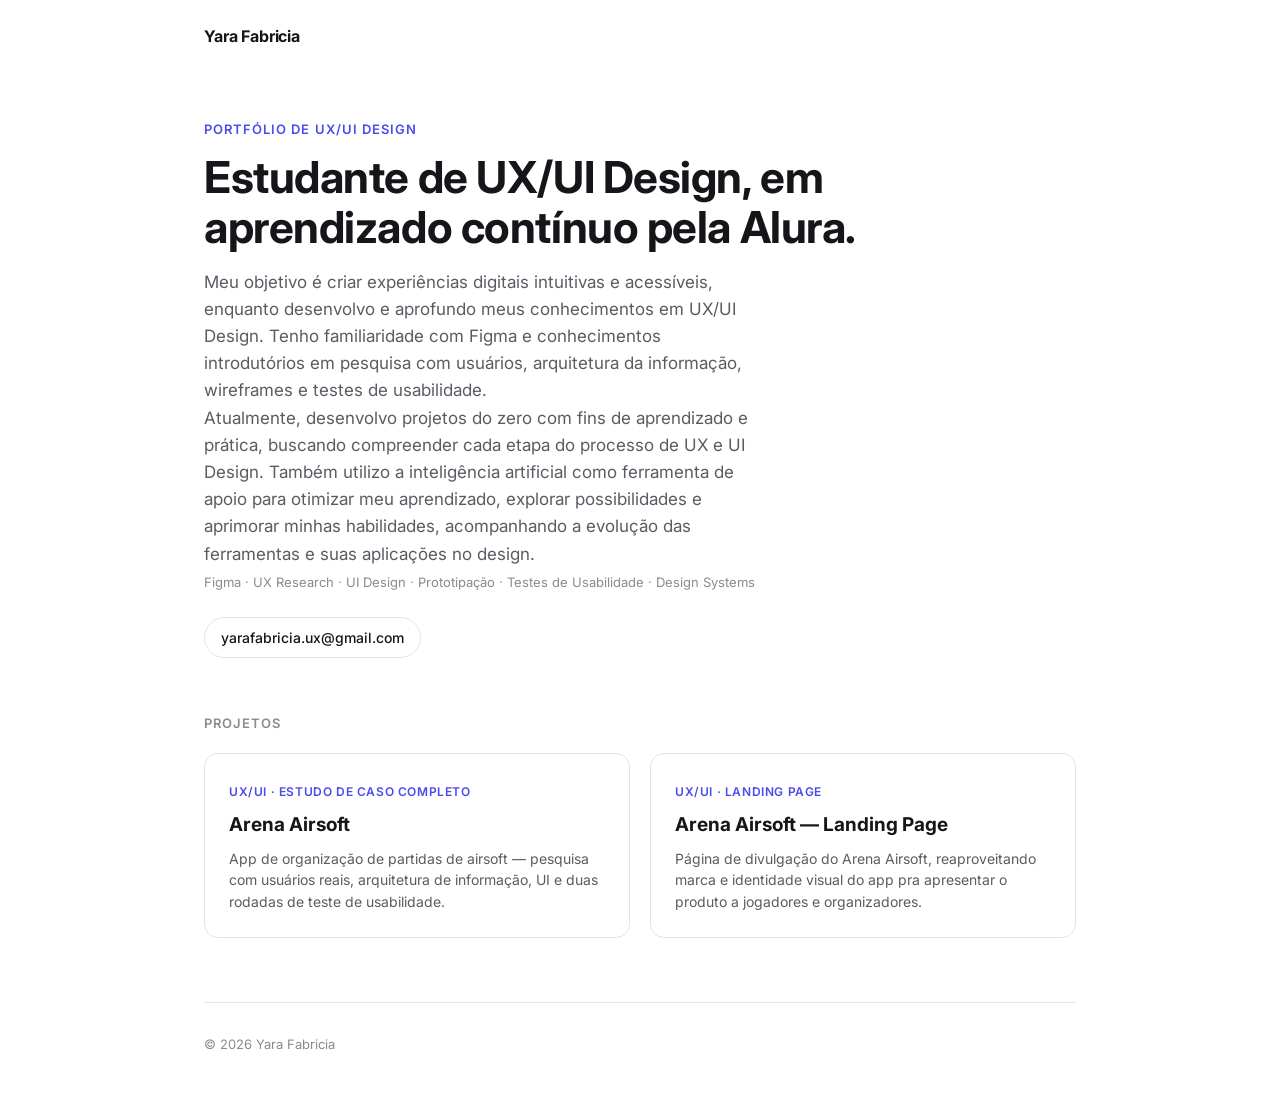
<file: index.html>
<!doctype html>
<html lang="pt-BR">
<head>
<meta charset="utf-8">
<meta name="viewport" content="width=device-width, initial-scale=1">
<title>Yara Fabricia — UX/UI Design</title>
<meta name="description" content="Portfólio de UX/UI design de Yara Fabricia.">
<link rel="preconnect" href="https://fonts.googleapis.com">
<link href="https://fonts.googleapis.com/css2?family=Inter:wght@400;500;600;700&display=swap" rel="stylesheet">
<link rel="stylesheet" href="styles.css">
</head>
<body>

<div class="wrap">
  <div class="nav">
    <div class="brand">Yara Fabricia</div>
  </div>

  <div class="hero">
    <div class="eyebrow">Portfólio de UX/UI design</div>
    <h1>Estudante de UX/UI Design, em aprendizado contínuo pela Alura.</h1>
    <p>Meu objetivo é criar experiências digitais intuitivas e acessíveis, enquanto desenvolvo e aprofundo meus conhecimentos em UX/UI Design. Tenho familiaridade com Figma e conhecimentos introdutórios em pesquisa com usuários, arquitetura da informação, wireframes e testes de usabilidade.</p>
    <p>Atualmente, desenvolvo projetos do zero com fins de aprendizado e prática, buscando compreender cada etapa do processo de UX e UI Design. Também utilizo a inteligência artificial como ferramenta de apoio para otimizar meu aprendizado, explorar possibilidades e aprimorar minhas habilidades, acompanhando a evolução das ferramentas e suas aplicações no design.</p>
    <p style="font-size:13px; color:var(--text-faint); margin-top:4px">Figma · UX Research · UI Design · Prototipação · Testes de Usabilidade · Design Systems</p>

    <div class="contact-links">
      <a href="mailto:yarafabricia.ux@gmail.com">yarafabricia.ux@gmail.com</a>
    </div>
  </div>

  <div class="section-label">Projetos</div>
  <div class="projects">
    <a class="project-card" href="cases/arena-airsoft.html">
      <div class="tag">UX/UI · estudo de caso completo</div>
      <h3>Arena Airsoft</h3>
      <p>App de organização de partidas de airsoft — pesquisa com usuários reais, arquitetura de informação, UI e duas rodadas de teste de usabilidade.</p>
    </a>
    <a class="project-card" href="https://arena-airsoft-landing.vercel.app/" target="_blank" rel="noopener">
      <div class="tag">UX/UI · landing page</div>
      <h3>Arena Airsoft — Landing Page</h3>
      <p>Página de divulgação do Arena Airsoft, reaproveitando marca e identidade visual do app pra apresentar o produto a jogadores e organizadores.</p>
    </a>
  </div>

  <footer>
    &copy; 2026 Yara Fabricia
  </footer>
</div>

</body>
</html>
</file>
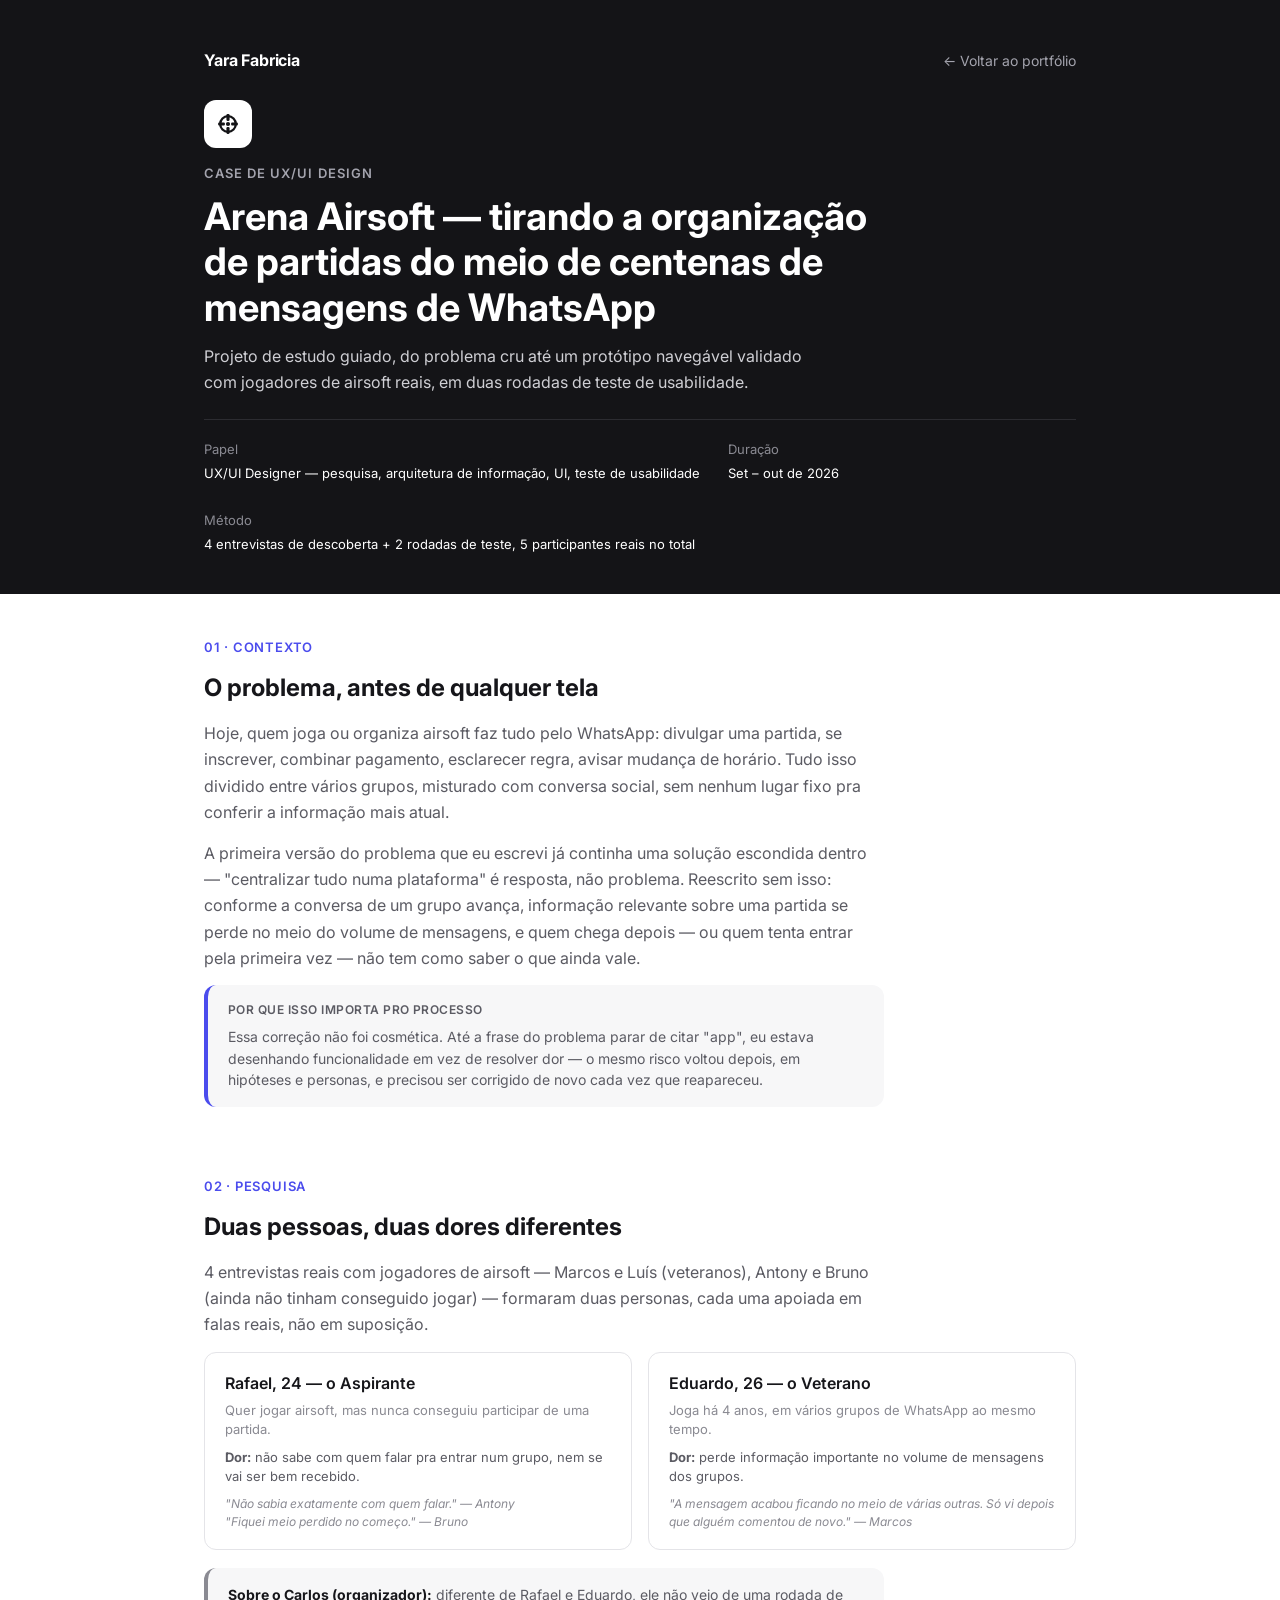
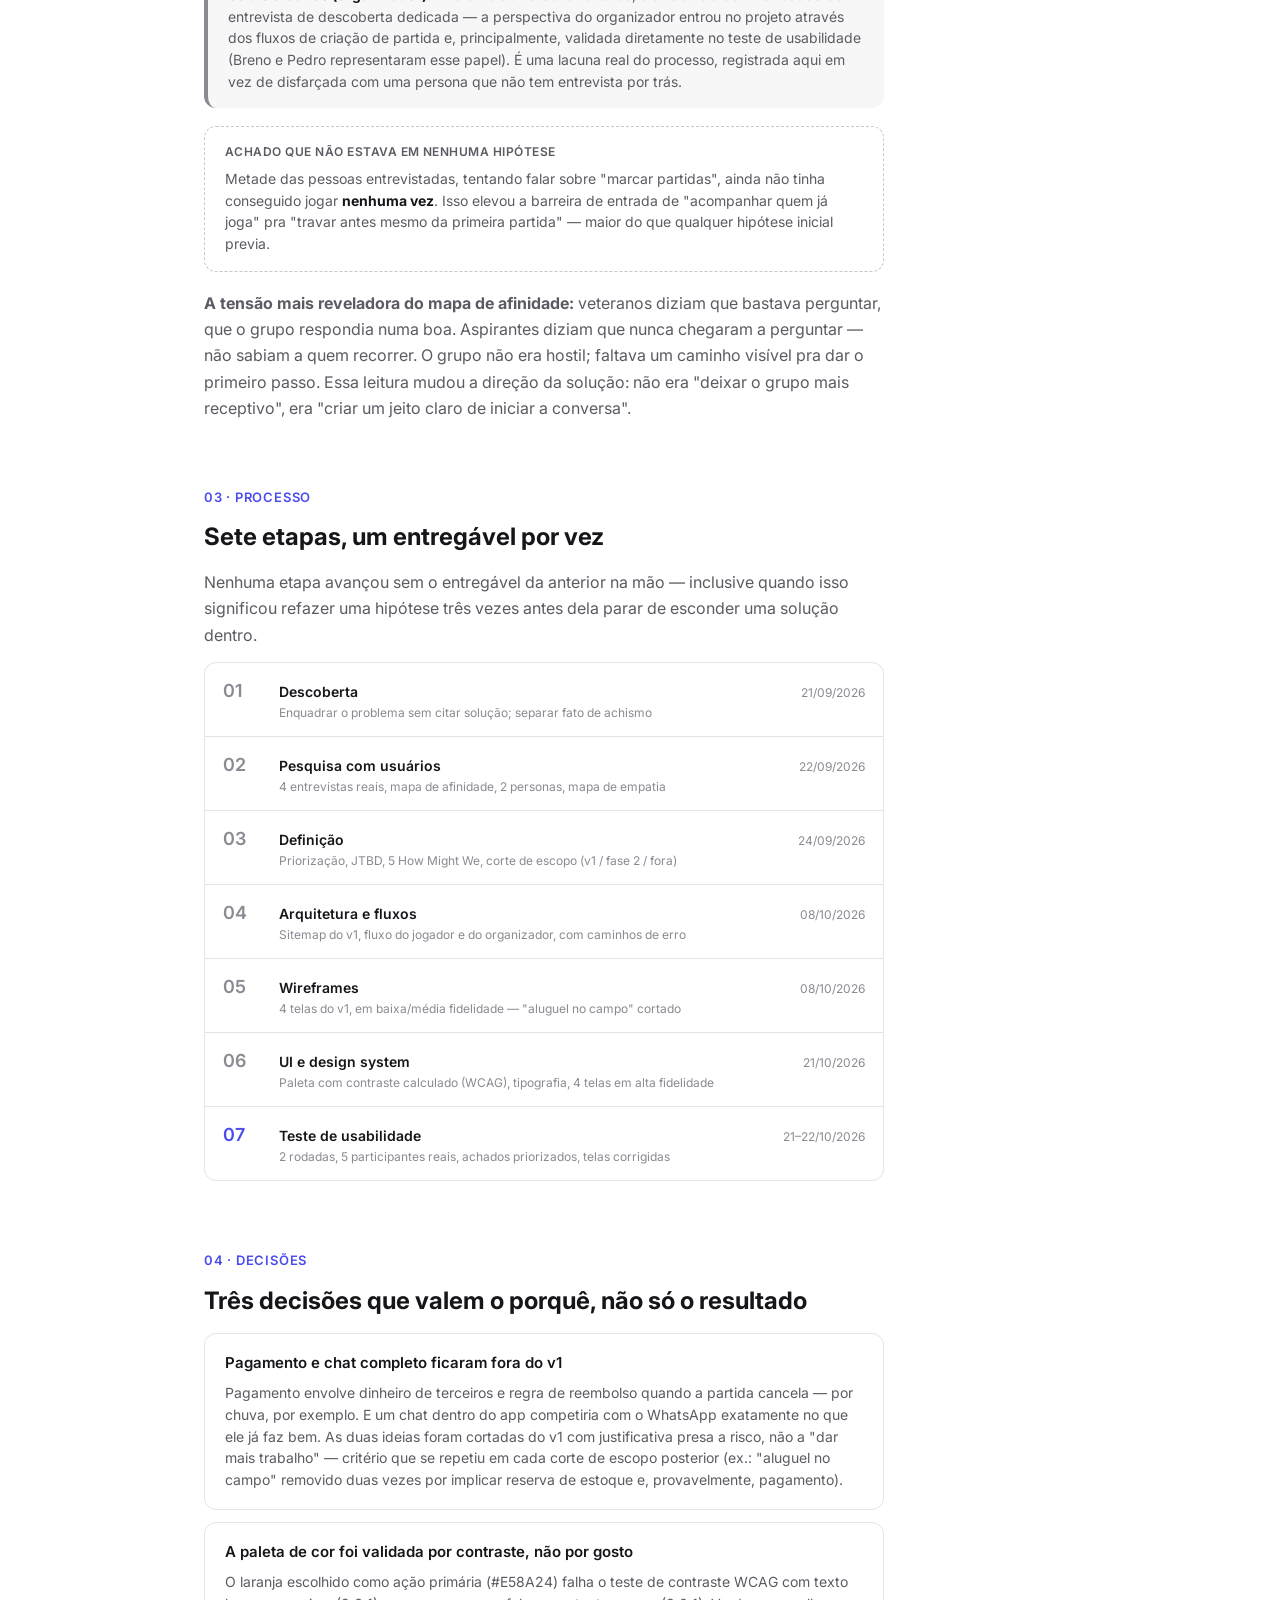
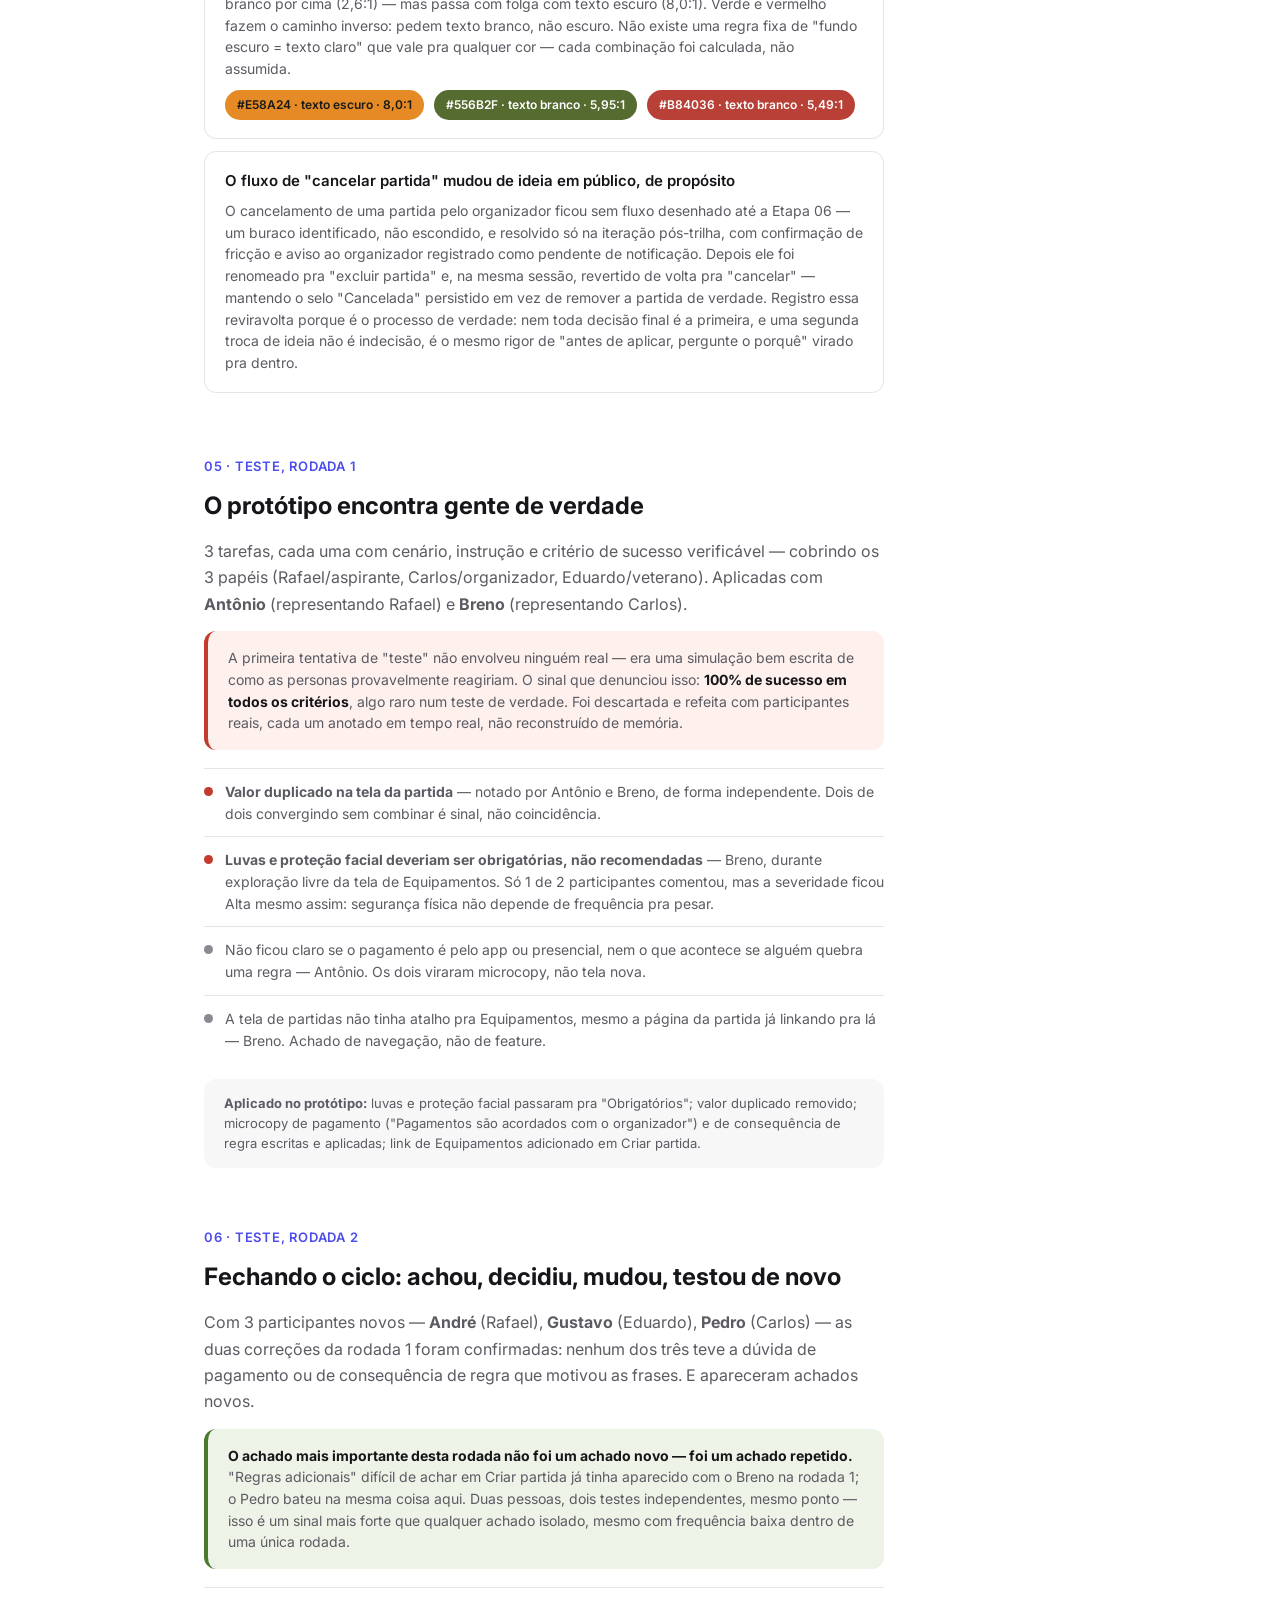
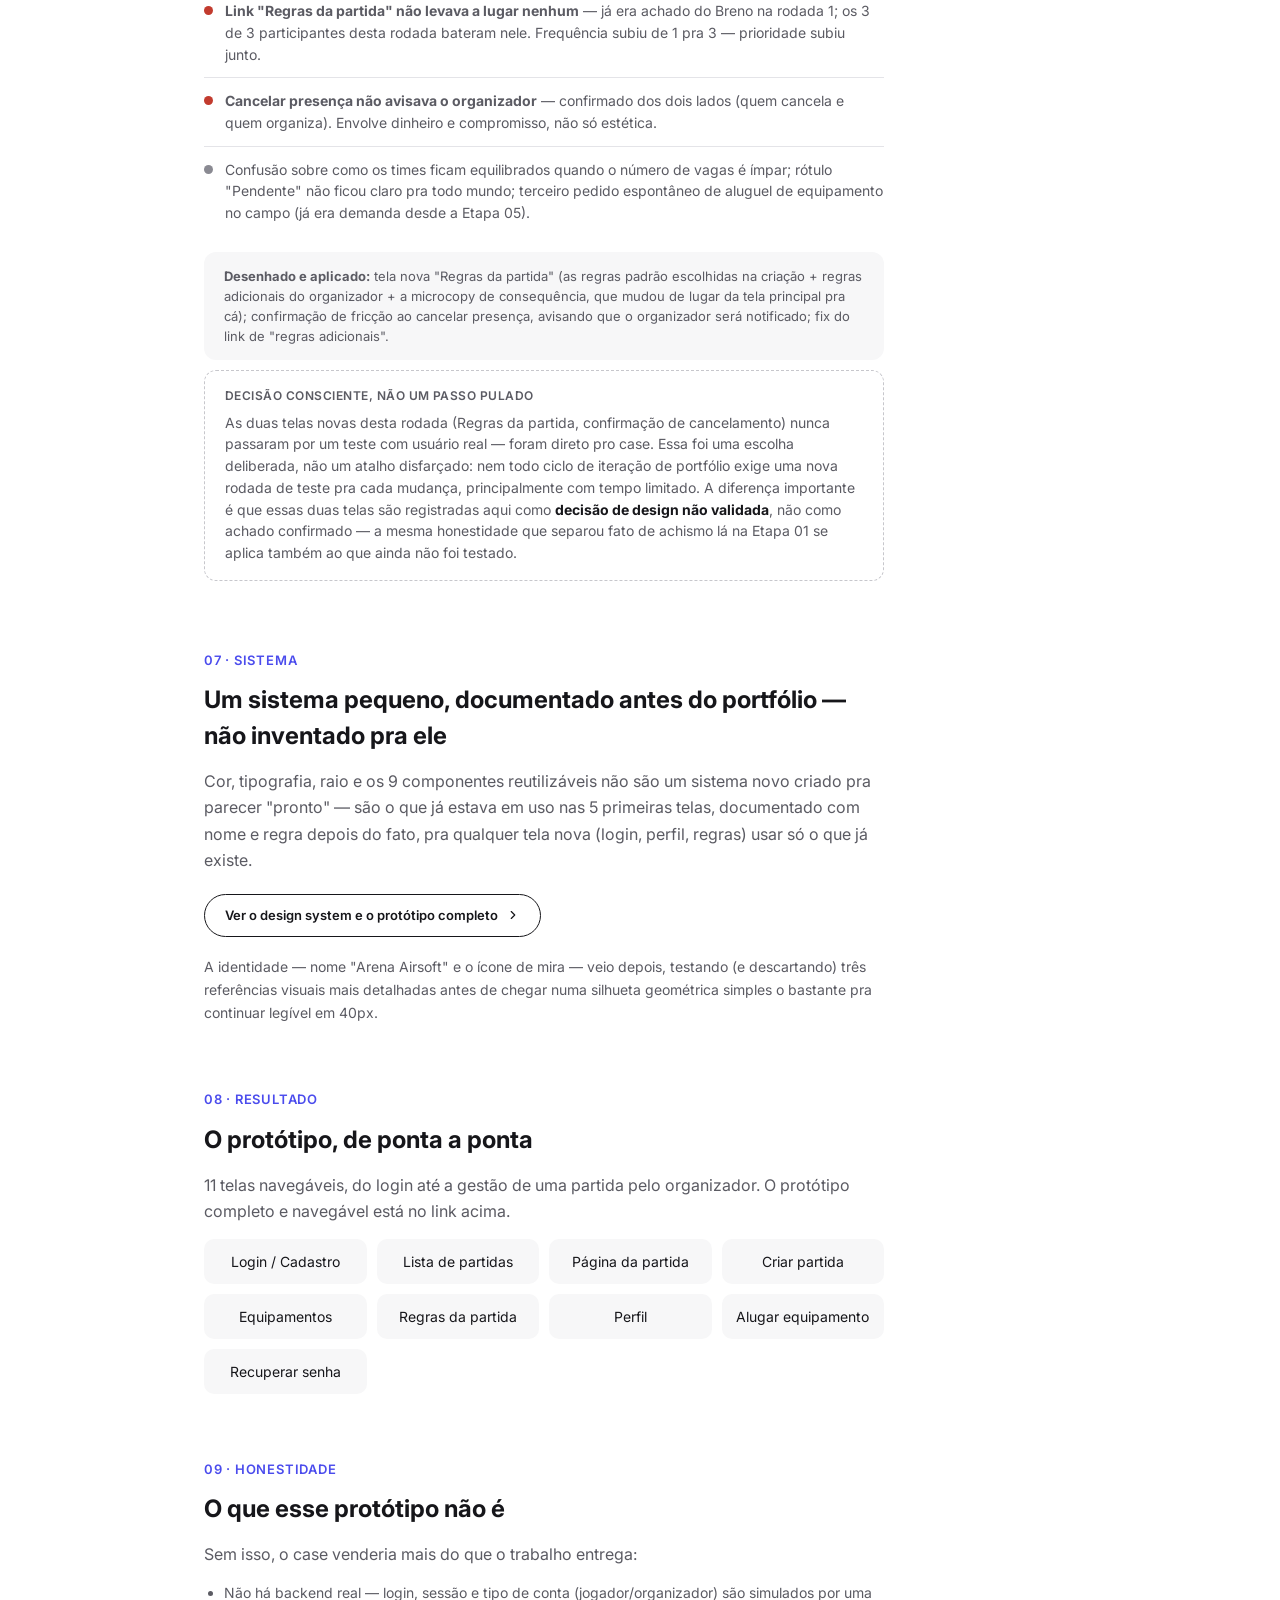
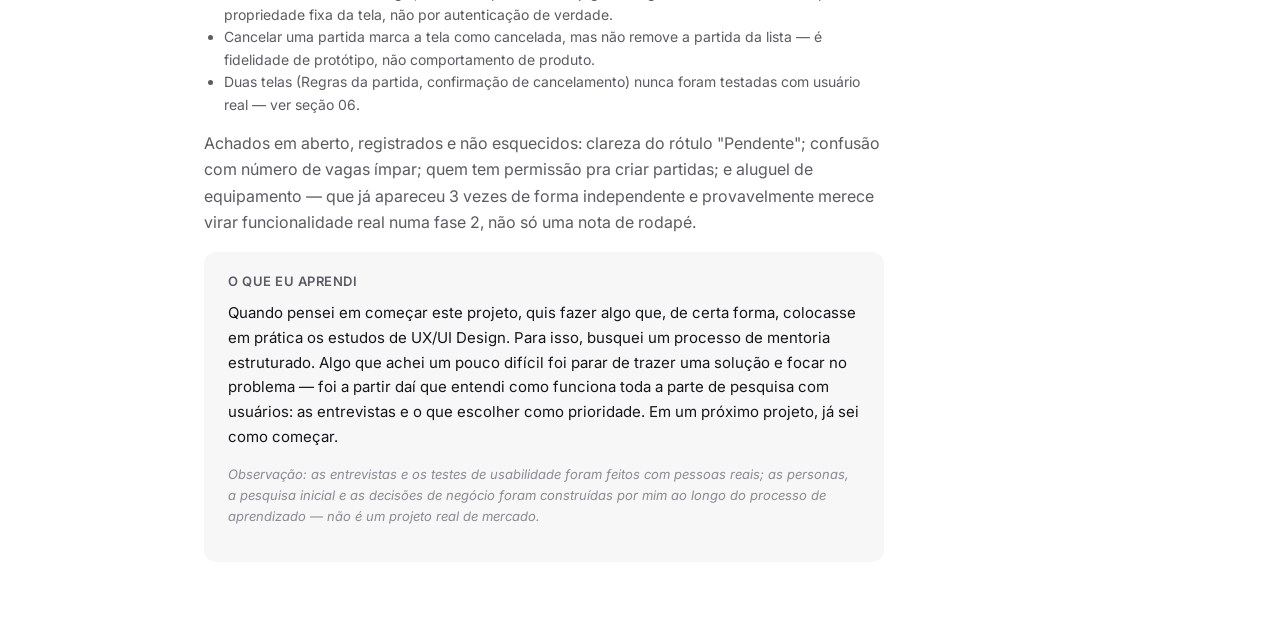
<file: cases/arena-airsoft.html>
<!doctype html>
<html lang="pt-BR">
<head>
<meta charset="utf-8">
<meta name="viewport" content="width=device-width, initial-scale=1">
<title>Arena Airsoft — case de UX/UI | Yara Fabricia</title>
<meta name="description" content="Case de UX/UI design: Arena Airsoft, app de organização de partidas de airsoft, do problema à validação com usuários reais.">
<link rel="preconnect" href="https://fonts.googleapis.com">
<link href="https://fonts.googleapis.com/css2?family=Inter:wght@400;500;600;700&display=swap" rel="stylesheet">
<link rel="stylesheet" href="../styles.css">
</head>
<body>

<div class="case-hero">
  <div class="wrap">
    <div class="nav" style="padding: 0 0 28px 0">
      <a class="brand" href="../index.html" style="color:#fff">Yara Fabricia</a>
      <a class="back" href="../index.html" style="color:#a3a3ad">&larr; Voltar ao portfólio</a>
    </div>
    <div class="badge">
      <svg width="26" height="26" viewBox="0 0 100 100" fill="none" aria-hidden="true">
        <circle cx="50" cy="50" r="30" fill="none" stroke="currentColor" stroke-width="9"></circle>
        <circle cx="50" cy="50" r="8" fill="currentColor"></circle>
        <rect x="44" y="12" width="12" height="26" rx="4" fill="currentColor"></rect>
        <rect x="44" y="62" width="12" height="26" rx="4" fill="currentColor"></rect>
        <rect x="12" y="44" width="26" height="12" rx="4" fill="currentColor"></rect>
        <rect x="62" y="44" width="26" height="12" rx="4" fill="currentColor"></rect>
      </svg>
    </div>
    <div class="eyebrow">Case de UX/UI design</div>
    <h1>Arena Airsoft — tirando a organização de partidas do meio de centenas de mensagens de WhatsApp</h1>
    <p class="lede">Projeto de estudo guiado, do problema cru até um protótipo navegável validado com jogadores de airsoft reais, em duas rodadas de teste de usabilidade.</p>
    <div class="case-meta">
      <div><span>Papel</span><span>UX/UI Designer — pesquisa, arquitetura de informação, UI, teste de usabilidade</span></div>
      <div><span>Duração</span><span>Set – out de 2026</span></div>
      <div><span>Método</span><span>4 entrevistas de descoberta + 2 rodadas de teste, 5 participantes reais no total</span></div>
    </div>
  </div>
</div>

<div class="wrap">

  <!-- 01 Contexto -->
  <div class="case-section">
    <div class="num">01 · Contexto</div>
    <h2>O problema, antes de qualquer tela</h2>
    <p>Hoje, quem joga ou organiza airsoft faz tudo pelo WhatsApp: divulgar uma partida, se inscrever, combinar pagamento, esclarecer regra, avisar mudança de horário. Tudo isso dividido entre vários grupos, misturado com conversa social, sem nenhum lugar fixo pra conferir a informação mais atual.</p>
    <p>A primeira versão do problema que eu escrevi já continha uma solução escondida dentro — "centralizar tudo numa plataforma" é resposta, não problema. Reescrito sem isso: conforme a conversa de um grupo avança, informação relevante sobre uma partida se perde no meio do volume de mensagens, e quem chega depois — ou quem tenta entrar pela primeira vez — não tem como saber o que ainda vale.</p>
    <div class="callout">
      <span class="label">Por que isso importa pro processo</span>
      Essa correção não foi cosmética. Até a frase do problema parar de citar "app", eu estava desenhando funcionalidade em vez de resolver dor — o mesmo risco voltou depois, em hipóteses e personas, e precisou ser corrigido de novo cada vez que reapareceu.
    </div>
  </div>

  <!-- 02 Pesquisa -->
  <div class="case-section">
    <div class="num">02 · Pesquisa</div>
    <h2>Duas pessoas, duas dores diferentes</h2>
    <p>4 entrevistas reais com jogadores de airsoft — Marcos e Luís (veteranos), Antony e Bruno (ainda não tinham conseguido jogar) — formaram duas personas, cada uma apoiada em falas reais, não em suposição.</p>

    <div class="persona-grid">
      <div class="persona-card">
        <div class="name">Rafael, 24 — o Aspirante</div>
        <div class="desc">Quer jogar airsoft, mas nunca conseguiu participar de uma partida.</div>
        <div class="pain"><strong>Dor:</strong> não sabe com quem falar pra entrar num grupo, nem se vai ser bem recebido.</div>
        <div class="quote">"Não sabia exatamente com quem falar." — Antony<br>"Fiquei meio perdido no começo." — Bruno</div>
      </div>
      <div class="persona-card">
        <div class="name">Eduardo, 26 — o Veterano</div>
        <div class="desc">Joga há 4 anos, em vários grupos de WhatsApp ao mesmo tempo.</div>
        <div class="pain"><strong>Dor:</strong> perde informação importante no volume de mensagens dos grupos.</div>
        <div class="quote">"A mensagem acabou ficando no meio de várias outras. Só vi depois que alguém comentou de novo." — Marcos</div>
      </div>
    </div>

    <div class="callout" style="border-left-color:#8a8a92; background:var(--surface)">
      <strong>Sobre o Carlos (organizador):</strong> diferente de Rafael e Eduardo, ele não veio de uma rodada de entrevista de descoberta dedicada — a perspectiva do organizador entrou no projeto através dos fluxos de criação de partida e, principalmente, validada diretamente no teste de usabilidade (Breno e Pedro representaram esse papel). É uma lacuna real do processo, registrada aqui em vez de disfarçada com uma persona que não tem entrevista por trás.
    </div>

    <div class="callout dashed">
      <span class="label">Achado que não estava em nenhuma hipótese</span>
      Metade das pessoas entrevistadas, tentando falar sobre "marcar partidas", ainda não tinha conseguido jogar <strong>nenhuma vez</strong>. Isso elevou a barreira de entrada de "acompanhar quem já joga" pra "travar antes mesmo da primeira partida" — maior do que qualquer hipótese inicial previa.
    </div>

    <p style="max-width:680px"><strong>A tensão mais reveladora do mapa de afinidade:</strong> veteranos diziam que bastava perguntar, que o grupo respondia numa boa. Aspirantes diziam que nunca chegaram a perguntar — não sabiam a quem recorrer. O grupo não era hostil; faltava um caminho visível pra dar o primeiro passo. Essa leitura mudou a direção da solução: não era "deixar o grupo mais receptivo", era "criar um jeito claro de iniciar a conversa".</p>
  </div>

  <!-- 03 Processo -->
  <div class="case-section">
    <div class="num">03 · Processo</div>
    <h2>Sete etapas, um entregável por vez</h2>
    <p>Nenhuma etapa avançou sem o entregável da anterior na mão — inclusive quando isso significou refazer uma hipótese três vezes antes dela parar de esconder uma solução dentro.</p>

    <div class="timeline">
      <div class="row"><div class="n">01</div><div><div class="title">Descoberta</div><div class="sub">Enquadrar o problema sem citar solução; separar fato de achismo</div></div><div class="date">21/09/2026</div></div>
      <div class="row"><div class="n">02</div><div><div class="title">Pesquisa com usuários</div><div class="sub">4 entrevistas reais, mapa de afinidade, 2 personas, mapa de empatia</div></div><div class="date">22/09/2026</div></div>
      <div class="row"><div class="n">03</div><div><div class="title">Definição</div><div class="sub">Priorização, JTBD, 5 How Might We, corte de escopo (v1 / fase 2 / fora)</div></div><div class="date">24/09/2026</div></div>
      <div class="row"><div class="n">04</div><div><div class="title">Arquitetura e fluxos</div><div class="sub">Sitemap do v1, fluxo do jogador e do organizador, com caminhos de erro</div></div><div class="date">08/10/2026</div></div>
      <div class="row"><div class="n">05</div><div><div class="title">Wireframes</div><div class="sub">4 telas do v1, em baixa/média fidelidade — "aluguel no campo" cortado</div></div><div class="date">08/10/2026</div></div>
      <div class="row"><div class="n">06</div><div><div class="title">UI e design system</div><div class="sub">Paleta com contraste calculado (WCAG), tipografia, 4 telas em alta fidelidade</div></div><div class="date">21/10/2026</div></div>
      <div class="row"><div class="n active">07</div><div><div class="title">Teste de usabilidade</div><div class="sub">2 rodadas, 5 participantes reais, achados priorizados, telas corrigidas</div></div><div class="date">21–22/10/2026</div></div>
    </div>
  </div>

  <!-- 04 Decisões -->
  <div class="case-section">
    <div class="num">04 · Decisões</div>
    <h2>Três decisões que valem o porquê, não só o resultado</h2>

    <div class="decision-card">
      <div class="title">Pagamento e chat completo ficaram fora do v1</div>
      <div class="body">Pagamento envolve dinheiro de terceiros e regra de reembolso quando a partida cancela — por chuva, por exemplo. E um chat dentro do app competiria com o WhatsApp exatamente no que ele já faz bem. As duas ideias foram cortadas do v1 com justificativa presa a risco, não a "dar mais trabalho" — critério que se repetiu em cada corte de escopo posterior (ex.: "aluguel no campo" removido duas vezes por implicar reserva de estoque e, provavelmente, pagamento).</div>
    </div>

    <div class="decision-card">
      <div class="title">A paleta de cor foi validada por contraste, não por gosto</div>
      <div class="body">O laranja escolhido como ação primária (#E58A24) falha o teste de contraste WCAG com texto branco por cima (2,6:1) — mas passa com folga com texto escuro (8,0:1). Verde e vermelho fazem o caminho inverso: pedem texto branco, não escuro. Não existe uma regra fixa de "fundo escuro = texto claro" que vale pra qualquer cor — cada combinação foi calculada, não assumida.</div>
      <div class="swatches">
        <div class="swatch" style="background:#E58A24; color:#1A1A1A">#E58A24 · texto escuro · 8,0:1</div>
        <div class="swatch" style="background:#556B2F; color:#fff">#556B2F · texto branco · 5,95:1</div>
        <div class="swatch" style="background:#B84036; color:#fff">#B84036 · texto branco · 5,49:1</div>
      </div>
    </div>

    <div class="decision-card">
      <div class="title">O fluxo de "cancelar partida" mudou de ideia em público, de propósito</div>
      <div class="body">O cancelamento de uma partida pelo organizador ficou sem fluxo desenhado até a Etapa 06 — um buraco identificado, não escondido, e resolvido só na iteração pós-trilha, com confirmação de fricção e aviso ao organizador registrado como pendente de notificação. Depois ele foi renomeado pra "excluir partida" e, na mesma sessão, revertido de volta pra "cancelar" — mantendo o selo "Cancelada" persistido em vez de remover a partida de verdade. Registro essa reviravolta porque é o processo de verdade: nem toda decisão final é a primeira, e uma segunda troca de ideia não é indecisão, é o mesmo rigor de "antes de aplicar, pergunte o porquê" virado pra dentro.</div>
    </div>
  </div>

  <!-- 05 Teste rodada 1 -->
  <div class="case-section">
    <div class="num">05 · Teste, rodada 1</div>
    <h2>O protótipo encontra gente de verdade</h2>
    <p>3 tarefas, cada uma com cenário, instrução e critério de sucesso verificável — cobrindo os 3 papéis (Rafael/aspirante, Carlos/organizador, Eduardo/veterano). Aplicadas com <strong>Antônio</strong> (representando Rafael) e <strong>Breno</strong> (representando Carlos).</p>

    <div class="callout warn">
      A primeira tentativa de "teste" não envolveu ninguém real — era uma simulação bem escrita de como as personas provavelmente reagiriam. O sinal que denunciou isso: <strong>100% de sucesso em todos os critérios</strong>, algo raro num teste de verdade. Foi descartada e refeita com participantes reais, cada um anotado em tempo real, não reconstruído de memória.
    </div>

    <div class="finding"><div class="dot dot-high"></div><div class="text"><strong>Valor duplicado na tela da partida</strong> — notado por Antônio e Breno, de forma independente. Dois de dois convergindo sem combinar é sinal, não coincidência.</div></div>
    <div class="finding"><div class="dot dot-high"></div><div class="text"><strong>Luvas e proteção facial deveriam ser obrigatórias, não recomendadas</strong> — Breno, durante exploração livre da tela de Equipamentos. Só 1 de 2 participantes comentou, mas a severidade ficou Alta mesmo assim: segurança física não depende de frequência pra pesar.</div></div>
    <div class="finding"><div class="dot dot-low"></div><div class="text">Não ficou claro se o pagamento é pelo app ou presencial, nem o que acontece se alguém quebra uma regra — Antônio. Os dois viraram microcopy, não tela nova.</div></div>
    <div class="finding"><div class="dot dot-low"></div><div class="text">A tela de partidas não tinha atalho pra Equipamentos, mesmo a página da partida já linkando pra lá — Breno. Achado de navegação, não de feature.</div></div>

    <div class="applied-box" style="margin-top:16px"><strong>Aplicado no protótipo:</strong> luvas e proteção facial passaram pra "Obrigatórios"; valor duplicado removido; microcopy de pagamento ("Pagamentos são acordados com o organizador") e de consequência de regra escritas e aplicadas; link de Equipamentos adicionado em Criar partida.</div>
  </div>

  <!-- 06 Teste rodada 2 -->
  <div class="case-section">
    <div class="num">06 · Teste, rodada 2</div>
    <h2>Fechando o ciclo: achou, decidiu, mudou, testou de novo</h2>
    <p>Com 3 participantes novos — <strong>André</strong> (Rafael), <strong>Gustavo</strong> (Eduardo), <strong>Pedro</strong> (Carlos) — as duas correções da rodada 1 foram confirmadas: nenhum dos três teve a dúvida de pagamento ou de consequência de regra que motivou as frases. E apareceram achados novos.</p>

    <div class="callout good">
      <strong>O achado mais importante desta rodada não foi um achado novo — foi um achado repetido.</strong> "Regras adicionais" difícil de achar em Criar partida já tinha aparecido com o Breno na rodada 1; o Pedro bateu na mesma coisa aqui. Duas pessoas, dois testes independentes, mesmo ponto — isso é um sinal mais forte que qualquer achado isolado, mesmo com frequência baixa dentro de uma única rodada.
    </div>

    <div class="finding"><div class="dot dot-high"></div><div class="text"><strong>Link "Regras da partida" não levava a lugar nenhum</strong> — já era achado do Breno na rodada 1; os 3 de 3 participantes desta rodada bateram nele. Frequência subiu de 1 pra 3 — prioridade subiu junto.</div></div>
    <div class="finding"><div class="dot dot-high"></div><div class="text"><strong>Cancelar presença não avisava o organizador</strong> — confirmado dos dois lados (quem cancela e quem organiza). Envolve dinheiro e compromisso, não só estética.</div></div>
    <div class="finding"><div class="dot dot-low"></div><div class="text">Confusão sobre como os times ficam equilibrados quando o número de vagas é ímpar; rótulo "Pendente" não ficou claro pra todo mundo; terceiro pedido espontâneo de aluguel de equipamento no campo (já era demanda desde a Etapa 05).</div></div>

    <div class="applied-box" style="margin-top:16px"><strong>Desenhado e aplicado:</strong> tela nova "Regras da partida" (as regras padrão escolhidas na criação + regras adicionais do organizador + a microcopy de consequência, que mudou de lugar da tela principal pra cá); confirmação de fricção ao cancelar presença, avisando que o organizador será notificado; fix do link de "regras adicionais".</div>

    <div class="callout dashed">
      <span class="label">Decisão consciente, não um passo pulado</span>
      As duas telas novas desta rodada (Regras da partida, confirmação de cancelamento) nunca passaram por um teste com usuário real — foram direto pro case. Essa foi uma escolha deliberada, não um atalho disfarçado: nem todo ciclo de iteração de portfólio exige uma nova rodada de teste pra cada mudança, principalmente com tempo limitado. A diferença importante é que essas duas telas são registradas aqui como <strong>decisão de design não validada</strong>, não como achado confirmado — a mesma honestidade que separou fato de achismo lá na Etapa 01 se aplica também ao que ainda não foi testado.
    </div>
  </div>

  <!-- 07 Sistema -->
  <div class="case-section">
    <div class="num">07 · Sistema</div>
    <h2>Um sistema pequeno, documentado antes do portfólio — não inventado pra ele</h2>
    <p>Cor, tipografia, raio e os 9 componentes reutilizáveis não são um sistema novo criado pra parecer "pronto" — são o que já estava em uso nas 5 primeiras telas, documentado com nome e regra depois do fato, pra qualquer tela nova (login, perfil, regras) usar só o que já existe.</p>
    <a class="btn-outline" href="https://claude.ai/artifact/XpiksCYyjyxGaLkRoDVjym" target="_blank" rel="noopener">
      Ver o design system e o protótipo completo
      <svg width="14" height="14" viewBox="0 0 24 24" fill="none" stroke="currentColor" stroke-width="2" stroke-linecap="round" stroke-linejoin="round"><path d="M9 6l6 6-6 6"></path></svg>
    </a>
    <p style="font-size:14px">A identidade — nome "Arena Airsoft" e o ícone de mira — veio depois, testando (e descartando) três referências visuais mais detalhadas antes de chegar numa silhueta geométrica simples o bastante pra continuar legível em 40px.</p>
  </div>

  <!-- 08 Protótipo final -->
  <div class="case-section">
    <div class="num">08 · Resultado</div>
    <h2>O protótipo, de ponta a ponta</h2>
    <p>11 telas navegáveis, do login até a gestão de uma partida pelo organizador. O protótipo completo e navegável está no link acima.</p>
    <div class="screens-grid">
      <span>Login / Cadastro</span>
      <span>Lista de partidas</span>
      <span>Página da partida</span>
      <span>Criar partida</span>
      <span>Equipamentos</span>
      <span>Regras da partida</span>
      <span>Perfil</span>
      <span>Alugar equipamento</span>
      <span>Recuperar senha</span>
    </div>
  </div>

  <!-- 09 Honestidade -->
  <div class="case-section case-footer">
    <div class="num">09 · Honestidade</div>
    <h2>O que esse protótipo não é</h2>
    <p>Sem isso, o case venderia mais do que o trabalho entrega:</p>
    <ul style="max-width:680px; font-size:14px; line-height:1.6; color:var(--text-muted); padding-left:20px">
      <li>Não há backend real — login, sessão e tipo de conta (jogador/organizador) são simulados por uma propriedade fixa da tela, não por autenticação de verdade.</li>
      <li>Cancelar uma partida marca a tela como cancelada, mas não remove a partida da lista — é fidelidade de protótipo, não comportamento de produto.</li>
      <li>Duas telas (Regras da partida, confirmação de cancelamento) nunca foram testadas com usuário real — ver seção 06.</li>
    </ul>
    <p>Achados em aberto, registrados e não esquecidos: clareza do rótulo "Pendente"; confusão com número de vagas ímpar; quem tem permissão pra criar partidas; e aluguel de equipamento — que já apareceu 3 vezes de forma independente e provavelmente merece virar funcionalidade real numa fase 2, não só uma nota de rodapé.</p>

    <div class="learned-box">
      <div class="label">O que eu aprendi</div>
      <p>Quando pensei em começar este projeto, quis fazer algo que, de certa forma, colocasse em prática os estudos de UX/UI Design. Para isso, busquei um processo de mentoria estruturado. Algo que achei um pouco difícil foi parar de trazer uma solução e focar no problema — foi a partir daí que entendi como funciona toda a parte de pesquisa com usuários: as entrevistas e o que escolher como prioridade. Em um próximo projeto, já sei como começar.</p>
      <p class="note">Observação: as entrevistas e os testes de usabilidade foram feitos com pessoas reais; as personas, a pesquisa inicial e as decisões de negócio foram construídas por mim ao longo do processo de aprendizado — não é um projeto real de mercado.</p>
    </div>
  </div>

</div>

</body>
</html>
</file>
<file: styles.css>
:root {
  --bg: #ffffff;
  --surface: #f7f7f8;
  --text: #16161a;
  --text-muted: #5b5b63;
  --text-faint: #8a8a92;
  --border: #e4e4e8;
  --accent: #4b4ced;
  --accent-ink: #ffffff;
  --radius: 14px;
  --max: 920px;
}

* { box-sizing: border-box; }

html, body {
  margin: 0;
  background: var(--bg);
  color: var(--text);
  font-family: 'Inter', system-ui, -apple-system, sans-serif;
  font-size: 16px;
  line-height: 1.5;
}

a { color: inherit; text-decoration: none; }

.wrap {
  max-width: var(--max);
  margin: 0 auto;
  padding: 0 24px;
}

/* ---------- top nav ---------- */
.nav {
  display: flex;
  align-items: center;
  justify-content: space-between;
  padding: 24px 0;
}

.nav .brand {
  font-weight: 700;
  font-size: 16px;
  letter-spacing: -0.01em;
}

.nav a.back {
  font-size: 14px;
  color: var(--text-muted);
  display: flex;
  align-items: center;
  gap: 6px;
}

/* ---------- hero (home) ---------- */
.hero {
  padding: 48px 0 56px 0;
}

.hero .eyebrow {
  font-size: 13px;
  font-weight: 600;
  color: var(--accent);
  text-transform: uppercase;
  letter-spacing: 0.08em;
  margin-bottom: 12px;
}

.hero h1 {
  margin: 0 0 16px 0;
  font-size: clamp(28px, 5vw, 44px);
  line-height: 1.15;
  font-weight: 700;
  letter-spacing: -0.01em;
  max-width: 720px;
}

.hero p {
  margin: 0;
  font-size: 17px;
  line-height: 1.6;
  color: var(--text-muted);
  max-width: 560px;
}

.contact-links {
  display: flex;
  flex-wrap: wrap;
  gap: 10px;
  margin-top: 24px;
}

.contact-links a {
  padding: 9px 16px;
  border-radius: 999px;
  border: 1px solid var(--border);
  font-size: 14px;
  font-weight: 500;
}

.contact-links a:hover { border-color: var(--accent); color: var(--accent); }

/* ---------- project grid ---------- */
.section-label {
  font-size: 13px;
  font-weight: 600;
  color: var(--text-faint);
  text-transform: uppercase;
  letter-spacing: 0.08em;
  margin: 0 0 20px 0;
}

.projects {
  display: grid;
  grid-template-columns: repeat(auto-fit, minmax(260px, 1fr));
  gap: 20px;
  padding-bottom: 64px;
}

.project-card {
  display: block;
  border: 1px solid var(--border);
  border-radius: var(--radius);
  padding: 24px;
  transition: border-color 0.15s ease, transform 0.15s ease;
}

.project-card:hover {
  border-color: var(--accent);
  transform: translateY(-2px);
}

.project-card .tag {
  display: inline-block;
  font-size: 12px;
  font-weight: 600;
  color: var(--accent);
  text-transform: uppercase;
  letter-spacing: 0.05em;
  margin-bottom: 10px;
}

.project-card h3 {
  margin: 0 0 8px 0;
  font-size: 19px;
  font-weight: 700;
}

.project-card p {
  margin: 0;
  font-size: 14px;
  color: var(--text-muted);
  line-height: 1.55;
}

.project-card.placeholder {
  border-style: dashed;
  color: var(--text-faint);
}

.project-card.placeholder h3 { color: var(--text-faint); }

footer {
  padding: 32px 0 48px 0;
  border-top: 1px solid var(--border);
  font-size: 13px;
  color: var(--text-faint);
}

/* ---------- case page ---------- */
.case-hero {
  background: #141417;
  color: #ffffff;
  padding: 48px 0 40px 0;
  margin-bottom: 0;
}

.case-hero .badge {
  width: 48px;
  height: 48px;
  border-radius: 12px;
  background: #ffffff;
  color: #141417;
  display: flex;
  align-items: center;
  justify-content: center;
  margin-bottom: 16px;
}

.case-hero .eyebrow {
  font-size: 13px;
  font-weight: 600;
  letter-spacing: 0.08em;
  text-transform: uppercase;
  color: #a3a3ad;
  margin-bottom: 10px;
}

.case-hero h1 {
  margin: 0 0 14px 0;
  font-size: clamp(26px, 4.5vw, 38px);
  line-height: 1.2;
  font-weight: 700;
  max-width: 680px;
}

.case-hero p.lede {
  margin: 0;
  font-size: 16px;
  line-height: 1.6;
  color: #cfcfd4;
  max-width: 620px;
}

.case-meta {
  display: flex;
  flex-wrap: wrap;
  gap: 28px;
  margin-top: 24px;
  padding-top: 20px;
  border-top: 1px solid #2c2c31;
  font-size: 13px;
}

.case-meta div span:first-child { color: #8a8a92; display: block; margin-bottom: 4px; }
.case-meta div span:last-child { color: #ffffff; }

.case-section {
  padding: 44px 0 8px 0;
}

.case-section .num {
  font-size: 13px;
  font-weight: 600;
  color: var(--accent);
  text-transform: uppercase;
  letter-spacing: 0.06em;
  margin-bottom: 12px;
}

.case-section h2 {
  margin: 0 0 14px 0;
  font-size: 24px;
  font-weight: 700;
  max-width: 680px;
}

.case-section p {
  margin: 0 0 14px 0;
  font-size: 16px;
  line-height: 1.65;
  color: var(--text-muted);
  max-width: 680px;
}

.callout {
  margin: 10px 0 18px 0;
  padding: 16px 20px;
  border-radius: 12px;
  background: var(--surface);
  border-left: 4px solid var(--accent);
  max-width: 680px;
  font-size: 14px;
  line-height: 1.55;
  color: var(--text-muted);
}

.callout.warn { border-left-color: #c23b2e; background: #fdf0ed; }
.callout.good { border-left-color: #4a7a30; background: #eef3e7; }
.callout.dashed { border: 1px dashed #c7c7cc; background: transparent; border-left: 1px dashed #c7c7cc; }
.callout strong { color: var(--text); }

.callout .label {
  font-size: 12px;
  font-weight: 600;
  color: var(--text-muted);
  text-transform: uppercase;
  letter-spacing: 0.04em;
  margin-bottom: 6px;
  display: block;
}

.persona-grid {
  display: grid;
  grid-template-columns: repeat(auto-fit, minmax(240px, 1fr));
  gap: 16px;
  margin: 12px 0 18px 0;
}

.persona-card {
  border: 1px solid var(--border);
  border-radius: 12px;
  padding: 18px 20px;
}

.persona-card .name {
  font-size: 16px;
  font-weight: 600;
  margin-bottom: 6px;
}

.persona-card .desc {
  font-size: 13px;
  color: var(--text-faint);
  margin-bottom: 8px;
}

.persona-card .pain {
  font-size: 13px;
  line-height: 1.5;
  color: var(--text-muted);
  margin-bottom: 8px;
}

.persona-card .quote {
  font-size: 12px;
  line-height: 1.5;
  color: var(--text-faint);
  font-style: italic;
}

.timeline {
  border: 1px solid var(--border);
  border-radius: 12px;
  overflow: hidden;
  margin: 10px 0 18px 0;
  max-width: 680px;
}

.timeline .row {
  display: grid;
  grid-template-columns: 44px 1fr auto;
  gap: 12px;
  padding: 14px 18px;
  border-bottom: 1px solid var(--border);
  align-items: baseline;
}

.timeline .row:last-child { border-bottom: none; }

.timeline .n { font-size: 18px; font-weight: 600; color: var(--text-faint); }
.timeline .n.active { color: var(--accent); }
.timeline .title { font-size: 14px; font-weight: 600; }
.timeline .sub { font-size: 12px; color: var(--text-faint); margin-top: 2px; }
.timeline .date { font-size: 12px; color: var(--text-faint); text-align: right; white-space: nowrap; }

.decision-card {
  border: 1px solid var(--border);
  border-radius: 12px;
  padding: 18px 20px;
  margin-bottom: 12px;
  max-width: 680px;
}

.decision-card .title { font-size: 15px; font-weight: 600; margin-bottom: 8px; }
.decision-card .body { font-size: 14px; line-height: 1.55; color: var(--text-muted); }

.swatches { display: flex; gap: 10px; margin-top: 10px; flex-wrap: wrap; }
.swatch { padding: 6px 12px; border-radius: 999px; font-size: 12px; font-weight: 600; }

.finding {
  display: flex;
  gap: 12px;
  align-items: flex-start;
  padding: 12px 0;
  border-top: 1px solid var(--border);
  max-width: 680px;
}

.finding:last-child { border-bottom: 1px solid var(--border); }

.finding .dot {
  width: 9px;
  height: 9px;
  border-radius: 999px;
  margin-top: 6px;
  flex-shrink: 0;
}

.dot-high { background: #c23b2e; }
.dot-low { background: #8a8a92; }

.finding .text { font-size: 14px; line-height: 1.55; color: var(--text-muted); }

.applied-box {
  padding: 14px 20px;
  border-radius: 12px;
  background: var(--surface);
  max-width: 680px;
  font-size: 13px;
  line-height: 1.55;
  color: var(--text-muted);
  margin-bottom: 8px;
}

.screens-grid {
  display: grid;
  grid-template-columns: repeat(auto-fit, minmax(160px, 1fr));
  gap: 10px;
  margin: 12px 0 18px 0;
  max-width: 680px;
}

.screens-grid span {
  display: block;
  padding: 12px 14px;
  border-radius: 10px;
  background: var(--surface);
  font-size: 14px;
  text-align: center;
}

.btn-outline {
  display: inline-flex;
  align-items: center;
  gap: 8px;
  padding: 11px 20px;
  border-radius: 999px;
  border: 1px solid var(--text);
  font-size: 13px;
  font-weight: 600;
  margin: 6px 0 18px 0;
}

.btn-outline:hover { background: var(--text); color: var(--bg); }

.learned-box {
  margin-top: 16px;
  padding: 20px 24px;
  border-radius: 12px;
  background: var(--surface);
  max-width: 680px;
}

.learned-box .label {
  font-size: 13px;
  font-weight: 600;
  color: var(--text-muted);
  text-transform: uppercase;
  letter-spacing: 0.04em;
  margin-bottom: 10px;
}

.learned-box p { color: var(--text); font-size: 15px; }
.learned-box p.note { font-size: 13px; color: var(--text-faint); font-style: italic; }

.case-footer { padding: 40px 0 64px 0; }

@media (max-width: 640px) {
  .case-meta { gap: 20px; }
  .timeline .row { grid-template-columns: 1fr; gap: 2px; }
  .timeline .date { text-align: left; }
}
</file>
